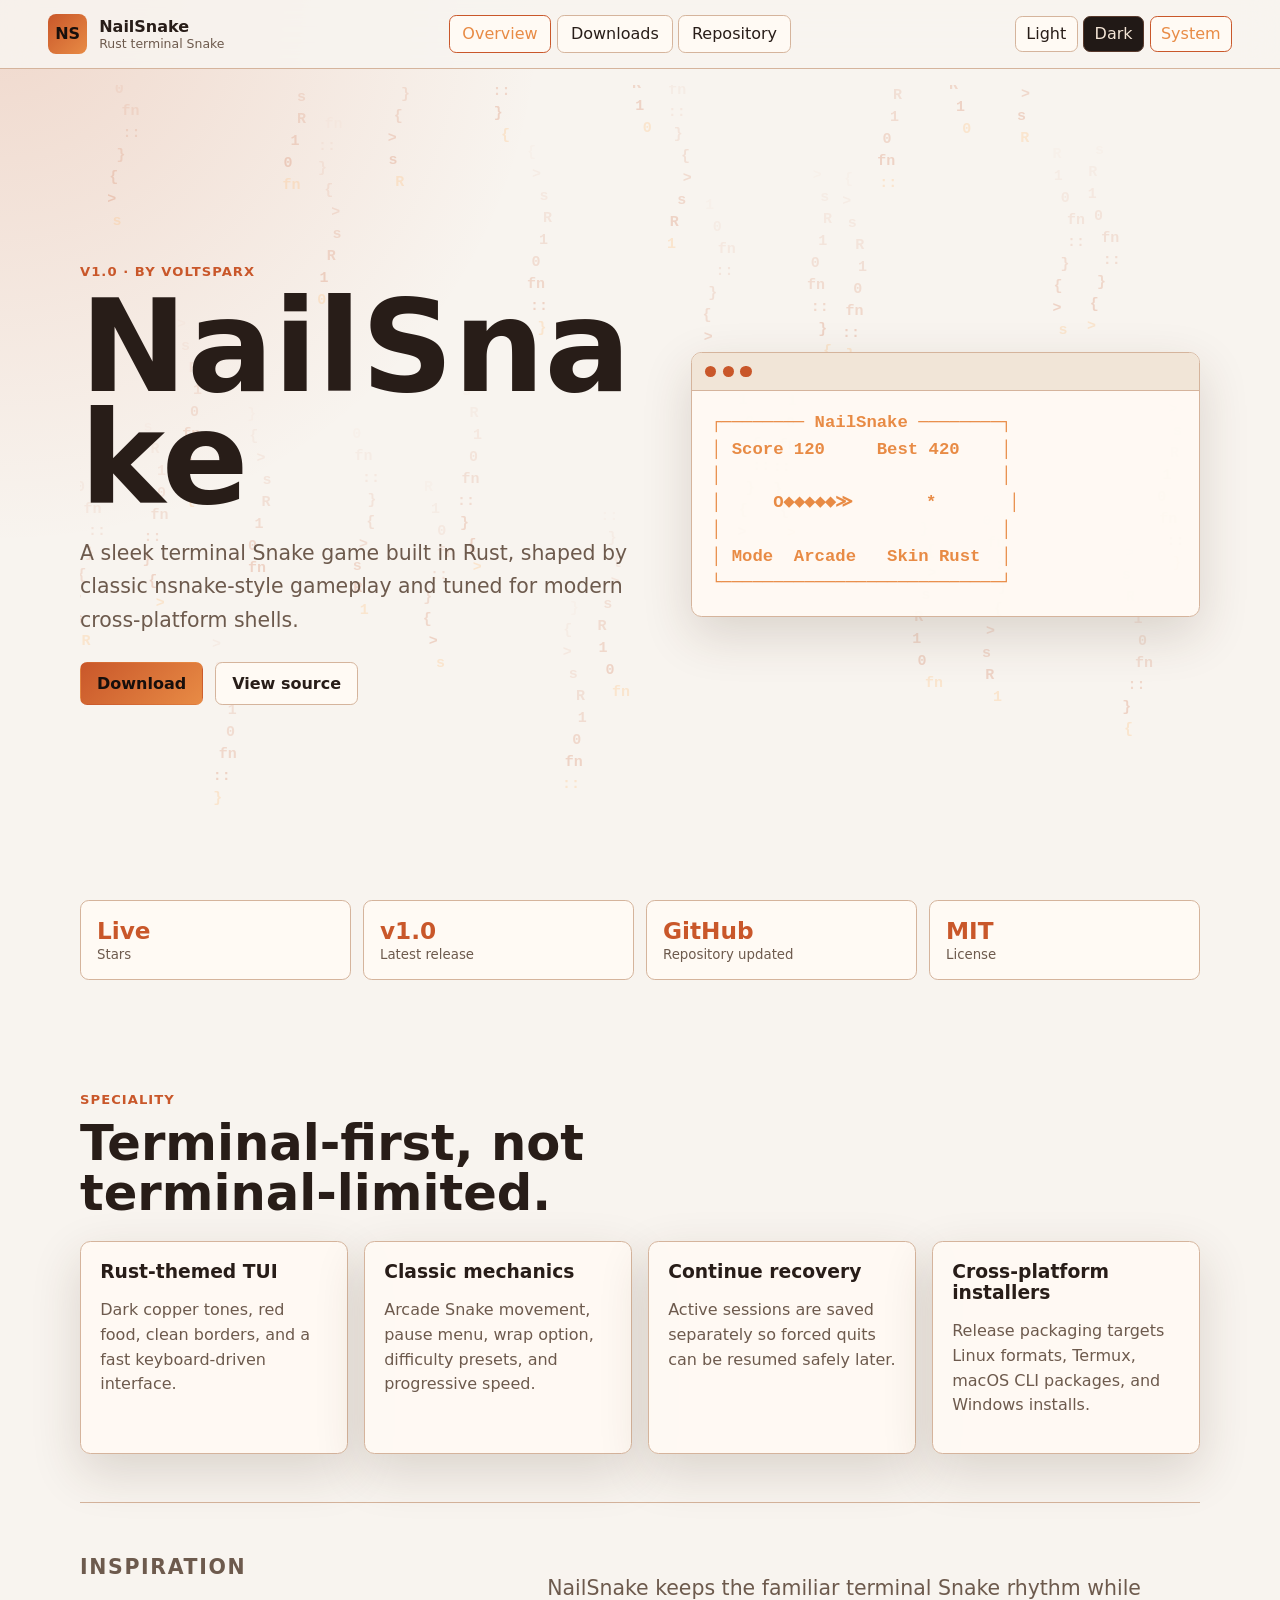
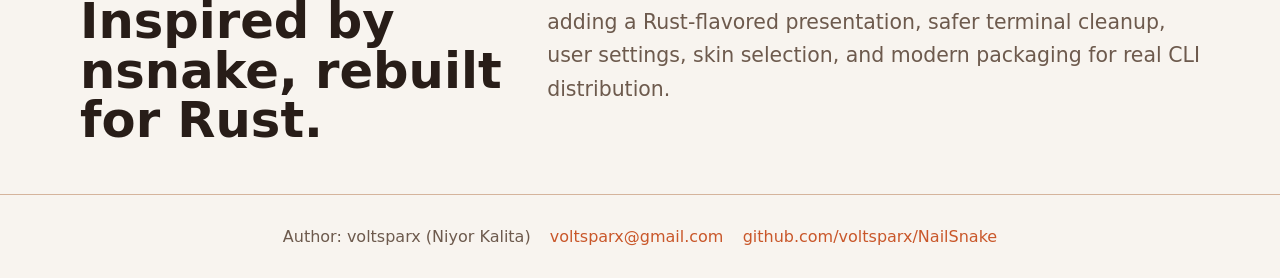
<file: index.html>
<!doctype html>
<html lang="en">
<head>
  <meta charset="utf-8">
  <meta name="viewport" content="width=device-width, initial-scale=1">
  <meta name="description" content="NailSnake is a Rust-powered terminal Snake game with nsnake-inspired mechanics, modern TUI styling, installers, and resume support.">
  <title>NailSnake</title>
  <link rel="preconnect" href="https://api.github.com">
  <link rel="stylesheet" href="styles.css">
</head>
<body>
  <header class="site-header">
    <a class="brand" href="index.html" aria-label="NailSnake home">
      <span class="brand-mark">NS</span>
      <span>
        <strong>NailSnake</strong>
        <small>Rust terminal Snake</small>
      </span>
    </a>
    <nav class="tabs" aria-label="Main navigation">
      <a class="tab active" href="index.html">Overview</a>
      <a class="tab" href="downloads.html">Downloads</a>
      <a class="tab" href="https://github.com/voltsparx/NailSnake">Repository</a>
    </nav>
    <div class="theme-switcher" aria-label="Theme selection">
      <button class="theme-option" type="button" data-theme="light">Light</button>
      <button class="theme-option" type="button" data-theme="dark">Dark</button>
      <button class="theme-option" type="button" data-theme="system">System</button>
    </div>
  </header>

  <main>
    <section class="hero">
      <canvas id="oxide-canvas" aria-hidden="true"></canvas>
      <div class="hero-copy">
        <p class="eyebrow">v1.0 · by voltsparx</p>
        <h1>NailSnake</h1>
        <p class="lead">
          A sleek terminal Snake game built in Rust, shaped by classic nsnake-style
          gameplay and tuned for modern cross-platform shells.
        </p>
        <div class="actions">
          <a class="button primary" href="downloads.html">Download</a>
          <a class="button" href="https://github.com/voltsparx/NailSnake">View source</a>
        </div>
      </div>
      <aside class="terminal-card" aria-label="NailSnake terminal preview">
        <div class="terminal-bar">
          <span></span><span></span><span></span>
        </div>
        <pre><code>┌──────── NailSnake ────────┐
│ Score 120     Best 420    │
│                           │
│     O◆◈◆◈◆≫       *       │
│                           │
│ Mode  Arcade   Skin Rust  │
└───────────────────────────┘</code></pre>
      </aside>
    </section>

    <section class="repo-strip" aria-label="Live repository data">
      <article>
        <span id="repo-stars">...</span>
        <small>Stars</small>
      </article>
      <article>
        <span id="repo-version">...</span>
        <small>Latest release</small>
      </article>
      <article>
        <span id="repo-updated">...</span>
        <small>Repository updated</small>
      </article>
      <article>
        <span id="repo-license">MIT</span>
        <small>License</small>
      </article>
    </section>

    <section class="section">
      <div class="section-heading">
        <p class="eyebrow">Speciality</p>
        <h2>Terminal-first, not terminal-limited.</h2>
      </div>
      <div class="feature-grid">
        <article class="feature">
          <h3>Rust-themed TUI</h3>
          <p>Dark copper tones, red food, clean borders, and a fast keyboard-driven interface.</p>
        </article>
        <article class="feature">
          <h3>Classic mechanics</h3>
          <p>Arcade Snake movement, pause menu, wrap option, difficulty presets, and progressive speed.</p>
        </article>
        <article class="feature">
          <h3>Continue recovery</h3>
          <p>Active sessions are saved separately so forced quits can be resumed safely later.</p>
        </article>
        <article class="feature">
          <h3>Cross-platform installers</h3>
          <p>Release packaging targets Linux formats, Termux, macOS CLI packages, and Windows installs.</p>
        </article>
      </div>
    </section>

    <section class="section split">
      <div>
        <p class="eyebrow">Inspiration</p>
        <h2>Inspired by nsnake, rebuilt for Rust.</h2>
      </div>
      <p>
        NailSnake keeps the familiar terminal Snake rhythm while adding a Rust-flavored
        presentation, safer terminal cleanup, user settings, skin selection, and
        modern packaging for real CLI distribution.
      </p>
    </section>
  </main>

  <footer class="site-footer">
    <span>Author: voltsparx (Niyor Kalita)</span>
    <a href="mailto:voltsparx@gmail.com">voltsparx@gmail.com</a>
    <a href="https://github.com/voltsparx/NailSnake">github.com/voltsparx/NailSnake</a>
  </footer>

  <script src="app.js" defer></script>
</body>
</html>
</file>
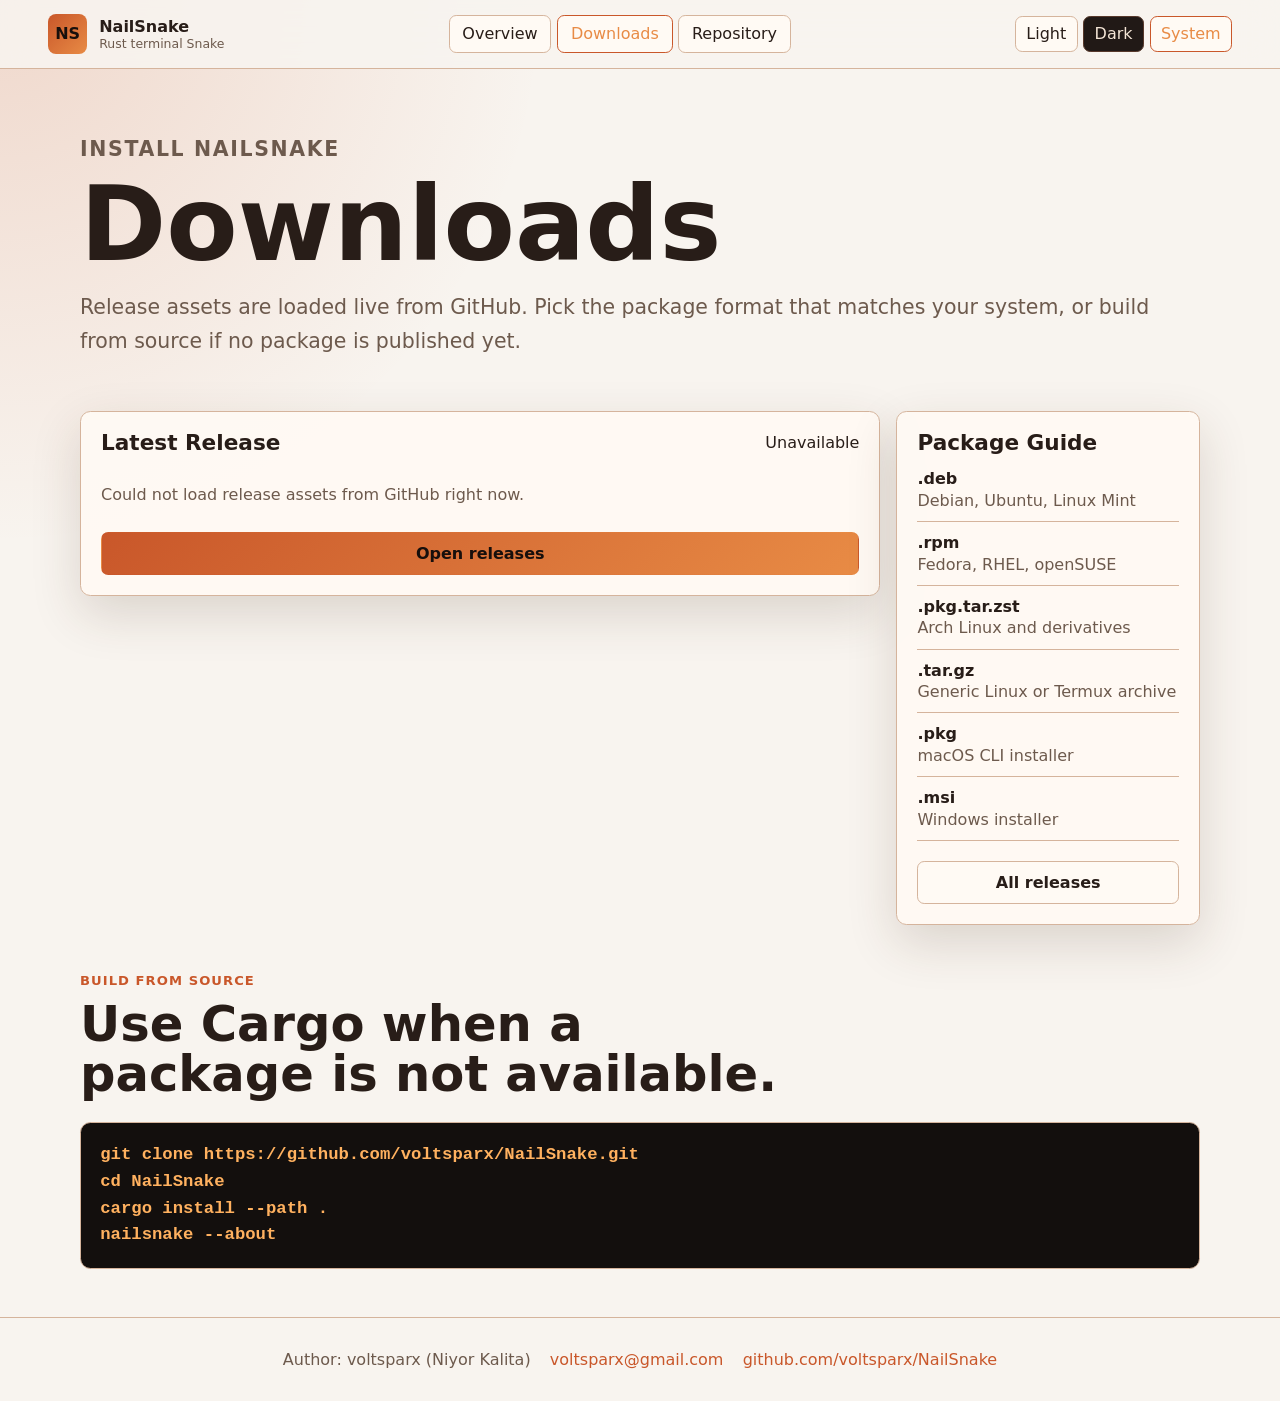
<file: downloads.html>
<!doctype html>
<html lang="en">
<head>
  <meta charset="utf-8">
  <meta name="viewport" content="width=device-width, initial-scale=1">
  <meta name="description" content="Download NailSnake packages for Linux, Termux, macOS, and Windows.">
  <title>NailSnake Downloads</title>
  <link rel="preconnect" href="https://api.github.com">
  <link rel="stylesheet" href="styles.css">
</head>
<body>
  <header class="site-header">
    <a class="brand" href="index.html" aria-label="NailSnake home">
      <span class="brand-mark">NS</span>
      <span>
        <strong>NailSnake</strong>
        <small>Rust terminal Snake</small>
      </span>
    </a>
    <nav class="tabs" aria-label="Main navigation">
      <a class="tab" href="index.html">Overview</a>
      <a class="tab active" href="downloads.html">Downloads</a>
      <a class="tab" href="https://github.com/voltsparx/NailSnake">Repository</a>
    </nav>
    <div class="theme-switcher" aria-label="Theme selection">
      <button class="theme-option" type="button" data-theme="light">Light</button>
      <button class="theme-option" type="button" data-theme="dark">Dark</button>
      <button class="theme-option" type="button" data-theme="system">System</button>
    </div>
  </header>

  <main>
    <section class="page-title">
      <p class="eyebrow">Install NailSnake</p>
      <h1>Downloads</h1>
      <p>
        Release assets are loaded live from GitHub. Pick the package format that
        matches your system, or build from source if no package is published yet.
      </p>
    </section>

    <section class="download-layout">
      <div class="download-panel">
        <div class="panel-heading">
          <h2>Latest Release</h2>
          <span id="download-version">Loading...</span>
        </div>
        <div id="release-assets" class="asset-list" aria-live="polite">
          <p class="muted">Fetching release assets from GitHub...</p>
        </div>
      </div>

      <aside class="download-panel">
        <h2>Package Guide</h2>
        <ul class="format-list">
          <li><strong>.deb</strong><span>Debian, Ubuntu, Linux Mint</span></li>
          <li><strong>.rpm</strong><span>Fedora, RHEL, openSUSE</span></li>
          <li><strong>.pkg.tar.zst</strong><span>Arch Linux and derivatives</span></li>
          <li><strong>.tar.gz</strong><span>Generic Linux or Termux archive</span></li>
          <li><strong>.pkg</strong><span>macOS CLI installer</span></li>
          <li><strong>.msi</strong><span>Windows installer</span></li>
        </ul>
        <a class="button wide" href="https://github.com/voltsparx/NailSnake/releases">All releases</a>
      </aside>
    </section>

    <section class="section">
      <div class="section-heading">
        <p class="eyebrow">Build From Source</p>
        <h2>Use Cargo when a package is not available.</h2>
      </div>
      <pre class="code-block"><code>git clone https://github.com/voltsparx/NailSnake.git
cd NailSnake
cargo install --path .
nailsnake --about</code></pre>
    </section>
  </main>

  <footer class="site-footer">
    <span>Author: voltsparx (Niyor Kalita)</span>
    <a href="mailto:voltsparx@gmail.com">voltsparx@gmail.com</a>
    <a href="https://github.com/voltsparx/NailSnake">github.com/voltsparx/NailSnake</a>
  </footer>

  <script src="app.js" defer></script>
</body>
</html>
</file>
<file: styles.css>
:root {
  color-scheme: light dark;
  --bg: #f8f4ef;
  --surface: #fffaf4;
  --surface-2: #f1e5d7;
  --text: #281d18;
  --muted: #6d5a4d;
  --border: #d5b49c;
  --rust: #c9572a;
  --rust-2: #e88b45;
  --red: #e43f2f;
  --shadow: 0 18px 50px rgba(69, 42, 26, 0.16);
}

@media (prefers-color-scheme: dark) {
  :root {
    --bg: #15110f;
    --surface: #211916;
    --surface-2: #2c211d;
    --text: #f4e5d6;
    --muted: #b89b86;
    --border: #57382b;
    --rust: #e56d35;
    --rust-2: #ffb15f;
    --red: #ff5545;
    --shadow: 0 18px 55px rgba(0, 0, 0, 0.34);
  }
}

[data-theme="light"] {
  color-scheme: light;
  --bg: #f8f4ef;
  --surface: #fffaf4;
  --surface-2: #f1e5d7;
  --text: #281d18;
  --muted: #6d5a4d;
  --border: #d5b49c;
  --rust: #c9572a;
  --rust-2: #e88b45;
  --red: #e43f2f;
  --shadow: 0 18px 50px rgba(69, 42, 26, 0.16);
}

[data-theme="dark"] {
  color-scheme: dark;
  --bg: #15110f;
  --surface: #211916;
  --surface-2: #2c211d;
  --text: #f4e5d6;
  --muted: #b89b86;
  --border: #57382b;
  --rust: #e56d35;
  --rust-2: #ffb15f;
  --red: #ff5545;
  --shadow: 0 18px 55px rgba(0, 0, 0, 0.34);
}

* {
  box-sizing: border-box;
}

body {
  margin: 0;
  min-height: 100vh;
  background:
    radial-gradient(circle at top left, color-mix(in srgb, var(--rust) 18%, transparent), transparent 34rem),
    var(--bg);
  color: var(--text);
  font-family: Inter, ui-sans-serif, system-ui, -apple-system, BlinkMacSystemFont, "Segoe UI", sans-serif;
}

a {
  color: inherit;
}

.site-header {
  position: sticky;
  top: 0;
  z-index: 10;
  display: grid;
  grid-template-columns: auto 1fr auto;
  gap: 1rem;
  align-items: center;
  padding: 0.9rem clamp(1rem, 4vw, 3rem);
  background: color-mix(in srgb, var(--bg) 88%, transparent);
  border-bottom: 1px solid var(--border);
  backdrop-filter: blur(16px);
}

.brand {
  display: inline-flex;
  gap: 0.75rem;
  align-items: center;
  text-decoration: none;
}

.brand-mark {
  display: grid;
  width: 2.45rem;
  height: 2.45rem;
  place-items: center;
  background: linear-gradient(135deg, var(--rust), var(--rust-2));
  border-radius: 0.5rem;
  color: #170f0c;
  font-weight: 900;
}

.brand strong,
.brand small {
  display: block;
}

.brand small {
  color: var(--muted);
  font-size: 0.78rem;
}

.tabs,
.theme-switcher {
  display: flex;
  gap: 0.35rem;
  justify-content: center;
  align-items: center;
}

.tab,
.theme-option,
.button {
  border: 1px solid var(--border);
  border-radius: 0.45rem;
  background: var(--surface);
  color: var(--text);
  text-decoration: none;
  font: inherit;
}

.tab {
  padding: 0.55rem 0.8rem;
}

.tab.active,
.theme-option.active {
  border-color: var(--rust);
  color: var(--rust-2);
}

.theme-option {
  padding: 0.45rem 0.65rem;
  cursor: pointer;
}

.button {
  display: inline-flex;
  justify-content: center;
  align-items: center;
  min-height: 2.7rem;
  padding: 0.7rem 1rem;
  font-weight: 700;
}

.button.primary {
  border-color: transparent;
  background: linear-gradient(135deg, var(--rust), var(--rust-2));
  color: #170f0c;
}

.button.wide {
  width: 100%;
}

.hero,
.page-title,
.section,
.download-layout,
.repo-strip {
  width: min(1120px, calc(100% - 2rem));
  margin-inline: auto;
}

.hero {
  position: relative;
  display: grid;
  grid-template-columns: minmax(0, 1.05fr) minmax(20rem, 0.95fr);
  gap: clamp(1.4rem, 4vw, 3rem);
  align-items: center;
  min-height: calc(100vh - 4.3rem);
  padding-block: 4rem;
}

#oxide-canvas {
  position: absolute;
  inset: 1rem 0;
  z-index: -1;
  width: 100%;
  height: calc(100% - 2rem);
  opacity: 0.32;
}

.eyebrow {
  margin: 0 0 0.75rem;
  color: var(--rust);
  font-size: 0.82rem;
  font-weight: 800;
  letter-spacing: 0.08em;
  text-transform: uppercase;
}

h1,
h2,
h3,
p {
  overflow-wrap: anywhere;
}

h1 {
  margin: 0;
  font-size: clamp(3.5rem, 13vw, 8rem);
  line-height: 0.88;
}

h2 {
  margin: 0;
  font-size: clamp(1.8rem, 4vw, 3.1rem);
  line-height: 1;
}

h3 {
  margin: 0 0 0.55rem;
}

.lead,
.page-title p,
.split p {
  color: var(--muted);
  font-size: clamp(1.05rem, 2vw, 1.28rem);
  line-height: 1.65;
}

.actions {
  display: flex;
  flex-wrap: wrap;
  gap: 0.75rem;
  margin-top: 1.5rem;
}

.terminal-card,
.download-panel,
.feature {
  border: 1px solid var(--border);
  border-radius: 0.65rem;
  background: color-mix(in srgb, var(--surface) 94%, transparent);
  box-shadow: var(--shadow);
}

.terminal-card {
  overflow: hidden;
}

.terminal-bar {
  display: flex;
  gap: 0.42rem;
  padding: 0.8rem;
  background: var(--surface-2);
  border-bottom: 1px solid var(--border);
}

.terminal-bar span {
  width: 0.7rem;
  height: 0.7rem;
  border-radius: 50%;
  background: var(--rust);
}

pre {
  margin: 0;
  overflow-x: auto;
  color: var(--rust-2);
  font: 700 clamp(0.86rem, 2vw, 1.08rem) / 1.55 "Cascadia Mono", "Fira Code", Consolas, monospace;
}

.terminal-card pre,
.code-block {
  padding: 1.2rem;
}

.repo-strip {
  display: grid;
  grid-template-columns: repeat(4, minmax(0, 1fr));
  gap: 0.75rem;
  margin-bottom: 4rem;
}

.repo-strip article {
  padding: 1rem;
  border: 1px solid var(--border);
  border-radius: 0.55rem;
  background: var(--surface);
}

.repo-strip span {
  display: block;
  color: var(--rust);
  font-size: 1.45rem;
  font-weight: 900;
}

.repo-strip small,
.muted {
  color: var(--muted);
}

.section {
  padding-block: 3rem;
}

.section-heading {
  max-width: 46rem;
  margin-bottom: 1.4rem;
}

.feature-grid {
  display: grid;
  grid-template-columns: repeat(4, minmax(0, 1fr));
  gap: 1rem;
}

.feature {
  padding: 1.2rem;
}

.feature p {
  color: var(--muted);
  line-height: 1.55;
}

.split {
  display: grid;
  grid-template-columns: 0.8fr 1.2fr;
  gap: 2rem;
  align-items: start;
  border-top: 1px solid var(--border);
}

.page-title {
  padding-block: 4rem 2rem;
}

.page-title h1 {
  font-size: clamp(3rem, 9vw, 6.5rem);
}

.download-layout {
  display: grid;
  grid-template-columns: minmax(0, 1.45fr) minmax(18rem, 0.55fr);
  gap: 1rem;
  align-items: start;
}

.download-panel {
  padding: 1.25rem;
}

.panel-heading {
  display: flex;
  gap: 1rem;
  justify-content: space-between;
  align-items: center;
  margin-bottom: 1rem;
}

.panel-heading h2,
.download-panel h2 {
  font-size: 1.35rem;
}

.asset-list {
  display: grid;
  gap: 0.7rem;
}

.asset {
  display: grid;
  grid-template-columns: 1fr auto;
  gap: 0.8rem;
  align-items: center;
  padding: 0.85rem;
  border: 1px solid var(--border);
  border-radius: 0.5rem;
  background: var(--surface-2);
}

.asset strong,
.asset small {
  display: block;
}

.asset small {
  color: var(--muted);
}

.format-list {
  display: grid;
  gap: 0.7rem;
  padding: 0;
  margin: 1rem 0 1.25rem;
  list-style: none;
}

.format-list li {
  display: grid;
  gap: 0.15rem;
  padding-bottom: 0.7rem;
  border-bottom: 1px solid var(--border);
}

.format-list span {
  color: var(--muted);
}

.code-block {
  border: 1px solid var(--border);
  border-radius: 0.65rem;
  background: #130f0d;
  color: #ffb15f;
}

.site-footer {
  display: flex;
  flex-wrap: wrap;
  gap: 0.8rem 1.2rem;
  justify-content: center;
  padding: 2rem 1rem;
  color: var(--muted);
  border-top: 1px solid var(--border);
}

.site-footer a {
  color: var(--rust);
  text-decoration: none;
}

@media (max-width: 840px) {
  .site-header,
  .hero,
  .download-layout,
  .split {
    grid-template-columns: 1fr;
  }

  .tabs,
  .theme-switcher {
    justify-content: start;
    overflow-x: auto;
  }

  .repo-strip,
  .feature-grid {
    grid-template-columns: repeat(2, minmax(0, 1fr));
  }
}

@media (max-width: 520px) {
  .repo-strip,
  .feature-grid {
    grid-template-columns: 1fr;
  }

  .asset,
  .panel-heading {
    grid-template-columns: 1fr;
  }
}
</file>
